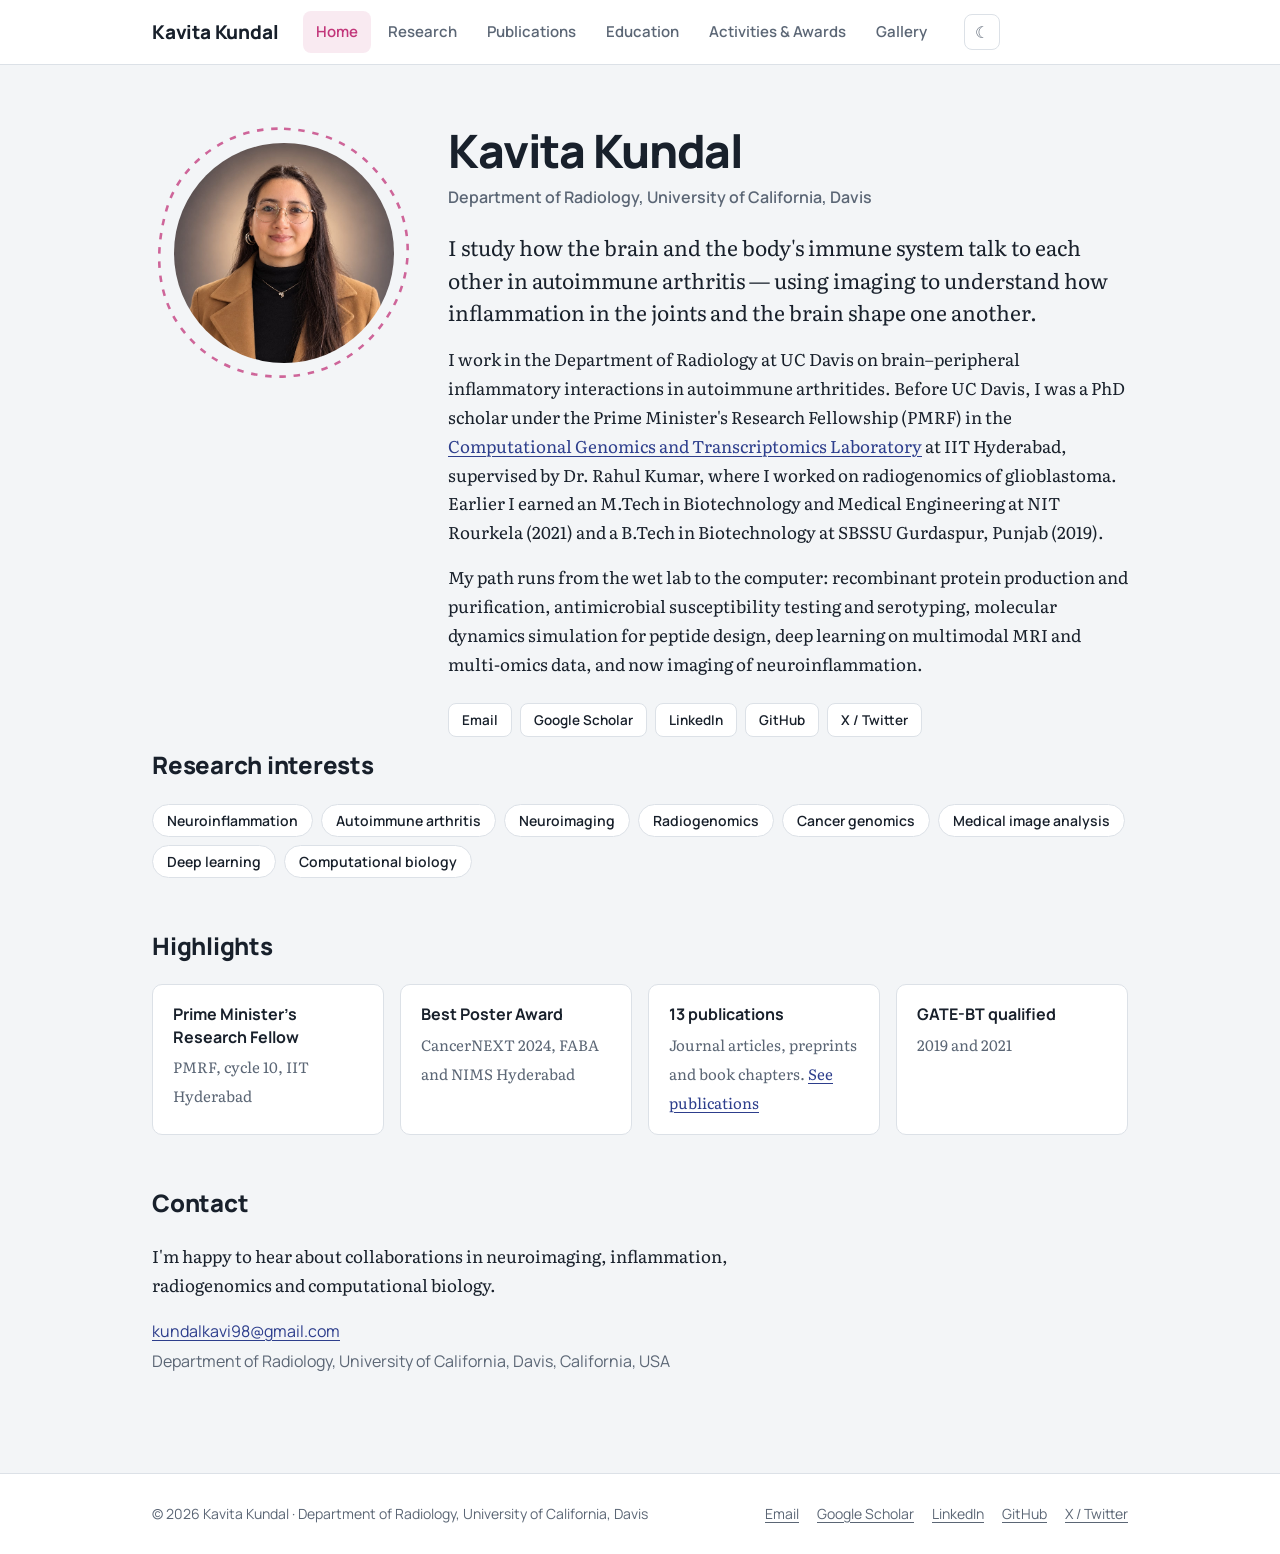
<file: index.html>
<!doctype html>
<html lang="en">
<head>
<meta charset="utf-8">
<meta name="viewport" content="width=device-width, initial-scale=1">
<title>Kavita Kundal</title>
<meta name="description" content="Kavita Kundal, Department of Radiology, UC Davis: brain–peripheral inflammatory interactions in autoimmune arthritis, radiogenomics and computational biology.">
<link rel="preconnect" href="https://fonts.googleapis.com">
<link rel="preconnect" href="https://fonts.gstatic.com" crossorigin>
<link href="https://fonts.googleapis.com/css2?family=Manrope:wght@500;600;700;800&family=Literata:ital,opsz,wght@0,7..72,400;0,7..72,500;1,7..72,400&display=swap" rel="stylesheet">
<link rel="stylesheet" href="style.css">
</head>
<body>
<main><div class="container">
<section class="hero">
  <div class="portrait">
    <img src="KK_photo.jpg" alt="Kavita Kundal" onerror="this.style.display='none';this.nextElementSibling.style.display='grid'">
    <div class="initials" aria-hidden="true">KK</div>
    <svg viewBox="0 0 204 204" aria-hidden="true"><path d="M102 6c38 2 62 18 80 44s20 58 8 86-38 54-74 60-70-6-92-34S2 98 12 66 58 4 102 6z" fill="none" stroke="var(--mask)" stroke-width="2" stroke-dasharray="5 6" opacity=".75"/></svg>
  </div>
  <div>
    <h1>Kavita Kundal</h1>
    <p class="position">Department of Radiology, University of California, Davis</p>
    <p class="lede">I study how the brain and the body's immune system talk to each other in autoimmune arthritis — using imaging to understand how inflammation in the joints and the brain shape one another.</p>
    <p>I work in the Department of Radiology at UC Davis on brain–peripheral inflammatory interactions in autoimmune arthritides. Before UC Davis, I was a PhD scholar under the Prime Minister's Research Fellowship (PMRF) in the <a href="https://sites.google.com/view/rahulklab">Computational Genomics and Transcriptomics Laboratory</a> at IIT Hyderabad, supervised by Dr. Rahul Kumar, where I worked on radiogenomics of glioblastoma. Earlier I earned an M.Tech in Biotechnology and Medical Engineering at NIT Rourkela (2021) and a B.Tech in Biotechnology at SBSSU Gurdaspur, Punjab (2019).</p>
    <p>My path runs from the wet lab to the computer: recombinant protein production and purification, antimicrobial susceptibility testing and serotyping, molecular dynamics simulation for peptide design, deep learning on multimodal MRI and multi-omics data, and now imaging of neuroinflammation.</p>
    <div class="links">
      <a href="mailto:kundalkavi98@gmail.com">Email</a>
      <a href="https://scholar.google.com/citations?user=zPvxbW8AAAAJ&hl=en">Google Scholar</a>
      <a href="https://www.linkedin.com/in/kavitakundal/">LinkedIn</a>
      <a href="https://github.com/kundalkavita">GitHub</a>
      <a href="https://twitter.com/KundalKavita">X / Twitter</a>
      <!-- To add your CV: upload cv.pdf to GitHub, then remove the two marks around the next line -->
      <!-- <a href="cv.pdf">CV (PDF)</a> -->
    </div>
  </div>
</section>

<h2>Research interests</h2>
<ul class="interests">
  <li>Neuroinflammation</li><li>Autoimmune arthritis</li><li>Neuroimaging</li><li>Radiogenomics</li>
  <li>Cancer genomics</li><li>Medical image analysis</li><li>Deep learning</li><li>Computational biology</li>
</ul>

<h2>Highlights</h2>
<div class="highlights">
  <div class="hl"><b>Prime Minister's Research Fellow</b><span>PMRF, cycle 10, IIT Hyderabad</span></div>
  <div class="hl"><b>Best Poster Award</b><span>CancerNEXT 2024, FABA and NIMS Hyderabad</span></div>
  <div class="hl"><b>13 publications</b><span>Journal articles, preprints and book chapters. <a href="publications.html">See publications</a></span></div>
  <div class="hl"><b>GATE-BT qualified</b><span>2019 and 2021</span></div>
</div>

<h2>Contact</h2>
<p>I'm happy to hear about collaborations in neuroimaging, inflammation, radiogenomics and computational biology.</p>
<p class="sans" style="font-size:16px;line-height:1.9">
  <a href="mailto:kundalkavi98@gmail.com">kundalkavi98@gmail.com</a><br>
  <span style="color:var(--muted)">Department of Radiology, University of California, Davis, California, USA</span>
</p>
</div></main>
<script src="site.js"></script>

</body>
</html>
</file>
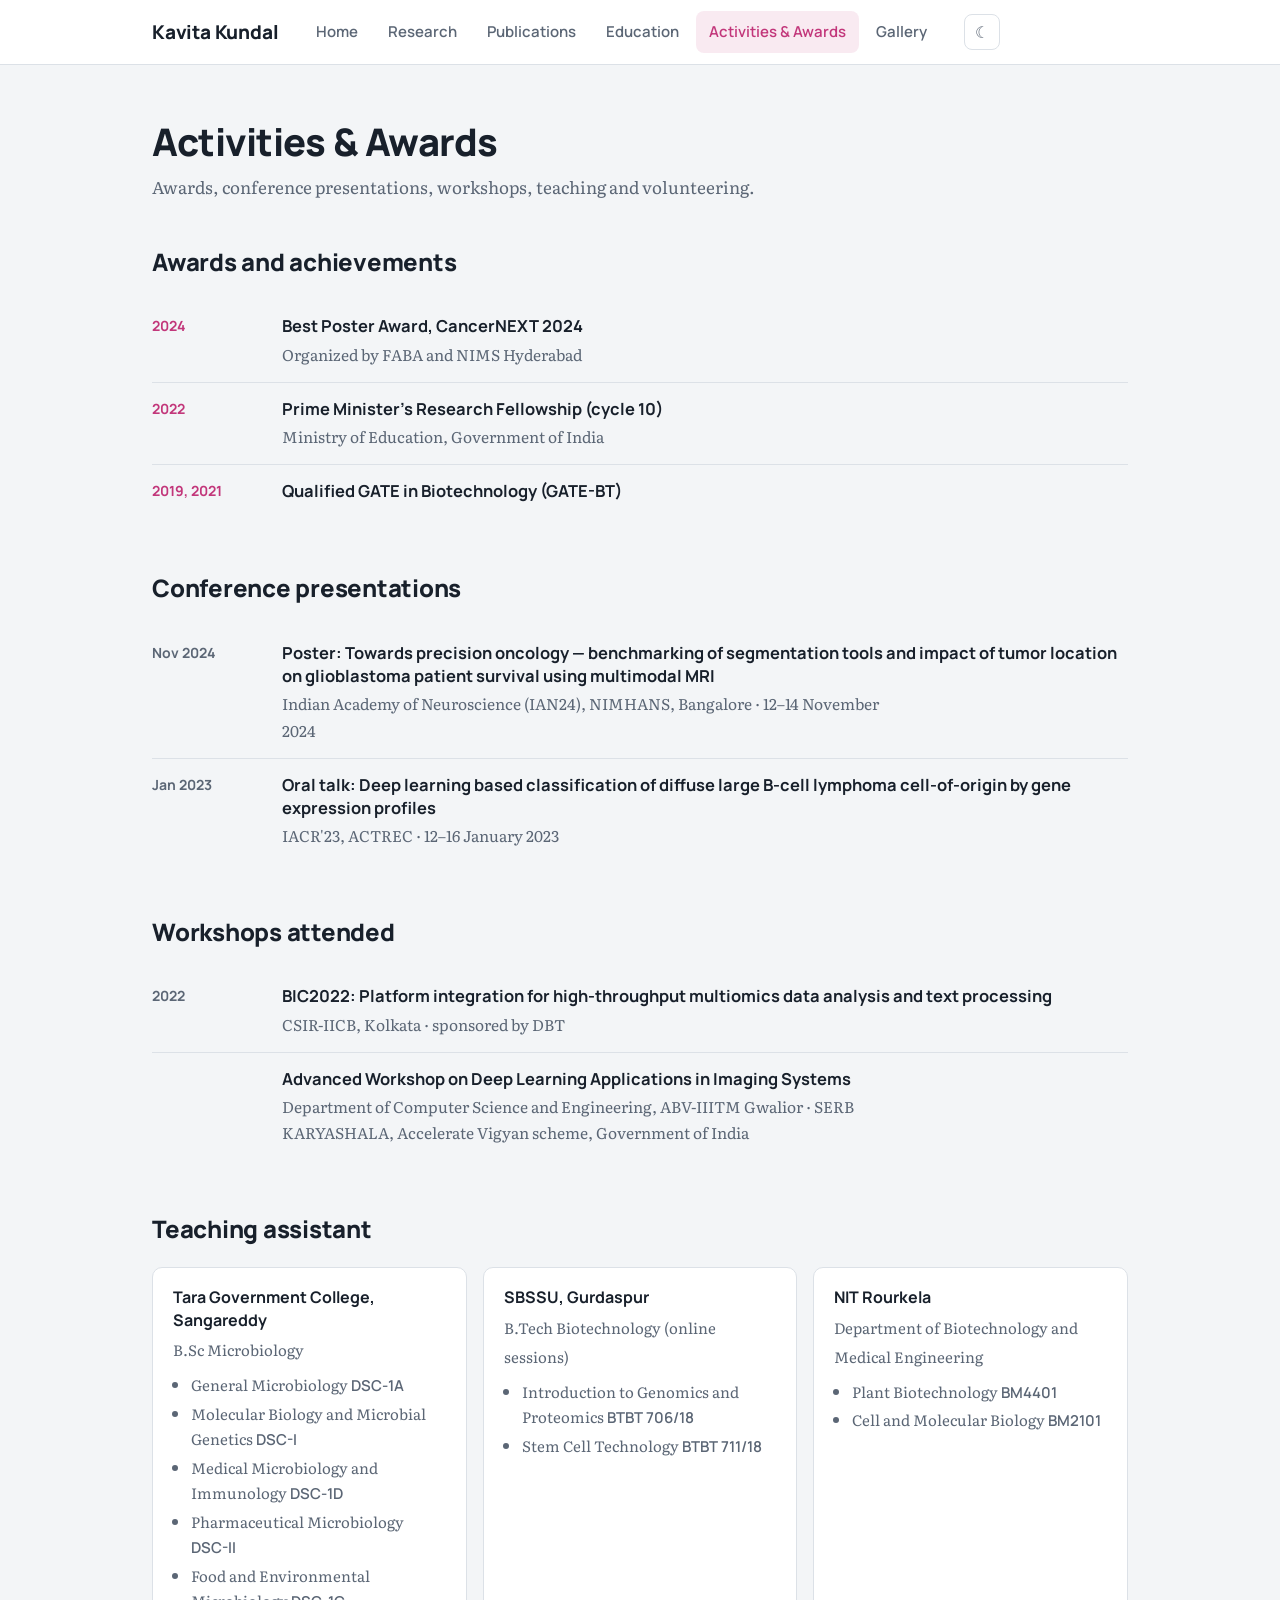
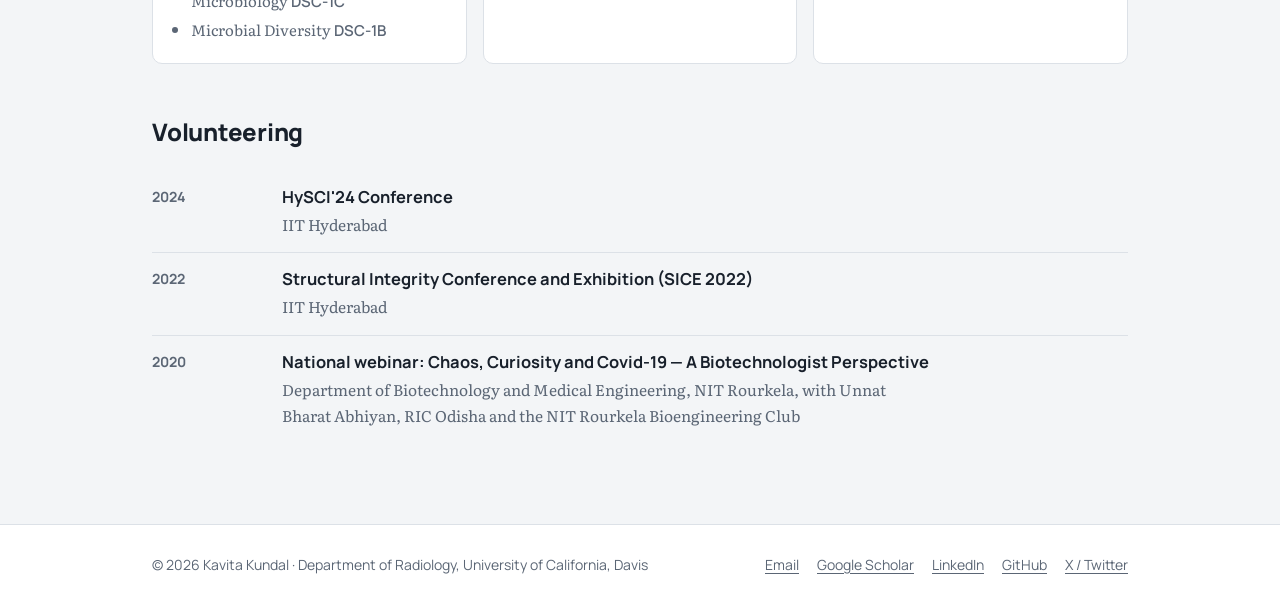
<file: activities.html>
<!doctype html>
<html lang="en">
<head>
<meta charset="utf-8">
<meta name="viewport" content="width=device-width, initial-scale=1">
<title>Activities & Awards · Kavita Kundal</title>
<meta name="description" content="Kavita Kundal, Department of Radiology, UC Davis: brain–peripheral inflammatory interactions in autoimmune arthritis, radiogenomics and computational biology.">
<link rel="preconnect" href="https://fonts.googleapis.com">
<link rel="preconnect" href="https://fonts.gstatic.com" crossorigin>
<link href="https://fonts.googleapis.com/css2?family=Manrope:wght@500;600;700;800&family=Literata:ital,opsz,wght@0,7..72,400;0,7..72,500;1,7..72,400&display=swap" rel="stylesheet">
<link rel="stylesheet" href="style.css">
</head>
<body>
<main><div class="container">
<h1 class="page-title">Activities &amp; Awards</h1>
<p class="page-intro">Awards, conference presentations, workshops, teaching and volunteering.</p>

<h2>Awards and achievements</h2>
<ul class="items award">
  <li><div class="when">2024</div><div><h3>Best Poster Award, CancerNEXT 2024</h3><p>Organized by FABA and NIMS Hyderabad</p></div></li>
  <li><div class="when">2022</div><div><h3>Prime Minister's Research Fellowship (cycle 10)</h3><p>Ministry of Education, Government of India</p></div></li>
  <li><div class="when">2019, 2021</div><div><h3>Qualified GATE in Biotechnology (GATE-BT)</h3></div></li>
</ul>

<h2>Conference presentations</h2>
<ul class="items">
  <li><div class="when">Nov 2024</div><div><h3>Poster: Towards precision oncology — benchmarking of segmentation tools and impact of tumor location on glioblastoma patient survival using multimodal MRI</h3><p>Indian Academy of Neuroscience (IAN24), NIMHANS, Bangalore · 12–14 November 2024</p></div></li>
  <li><div class="when">Jan 2023</div><div><h3>Oral talk: Deep learning based classification of diffuse large B-cell lymphoma cell-of-origin by gene expression profiles</h3><p>IACR'23, ACTREC · 12–16 January 2023</p></div></li>
</ul>

<h2>Workshops attended</h2>
<ul class="items">
  <li><div class="when">2022</div><div><h3>BIC2022: Platform integration for high-throughput multiomics data analysis and text processing</h3><p>CSIR-IICB, Kolkata · sponsored by DBT</p></div></li>
  <li><div class="when"></div><div><h3>Advanced Workshop on Deep Learning Applications in Imaging Systems</h3><p>Department of Computer Science and Engineering, ABV-IIITM Gwalior · SERB KARYASHALA, Accelerate Vigyan scheme, Government of India</p></div></li>
</ul>

<h2>Teaching assistant</h2>
<div class="ta">
  <div class="hl"><b>Tara Government College, Sangareddy</b><span>B.Sc Microbiology</span>
    <ul>
      <li>General Microbiology <span class="code">DSC-1A</span></li>
      <li>Molecular Biology and Microbial Genetics <span class="code">DSC-I</span></li>
      <li>Medical Microbiology and Immunology <span class="code">DSC-1D</span></li>
      <li>Pharmaceutical Microbiology <span class="code">DSC-II</span></li>
      <li>Food and Environmental Microbiology <span class="code">DSC-1C</span></li>
      <li>Microbial Diversity <span class="code">DSC-1B</span></li>
    </ul></div>
  <div class="hl"><b>SBSSU, Gurdaspur</b><span>B.Tech Biotechnology (online sessions)</span>
    <ul>
      <li>Introduction to Genomics and Proteomics <span class="code">BTBT 706/18</span></li>
      <li>Stem Cell Technology <span class="code">BTBT 711/18</span></li>
    </ul></div>
  <div class="hl"><b>NIT Rourkela</b><span>Department of Biotechnology and Medical Engineering</span>
    <ul>
      <li>Plant Biotechnology <span class="code">BM4401</span></li>
      <li>Cell and Molecular Biology <span class="code">BM2101</span></li>
    </ul></div>
</div>

<h2>Volunteering</h2>
<ul class="items">
  <li><div class="when">2024</div><div><h3>HySCI'24 Conference</h3><p>IIT Hyderabad</p></div></li>
  <li><div class="when">2022</div><div><h3>Structural Integrity Conference and Exhibition (SICE 2022)</h3><p>IIT Hyderabad</p></div></li>
  <li><div class="when">2020</div><div><h3>National webinar: Chaos, Curiosity and Covid-19 — A Biotechnologist Perspective</h3><p>Department of Biotechnology and Medical Engineering, NIT Rourkela, with Unnat Bharat Abhiyan, RIC Odisha and the NIT Rourkela Bioengineering Club</p></div></li>
</ul>
</div></main>
<script src="site.js"></script>

</body>
</html>
</file>
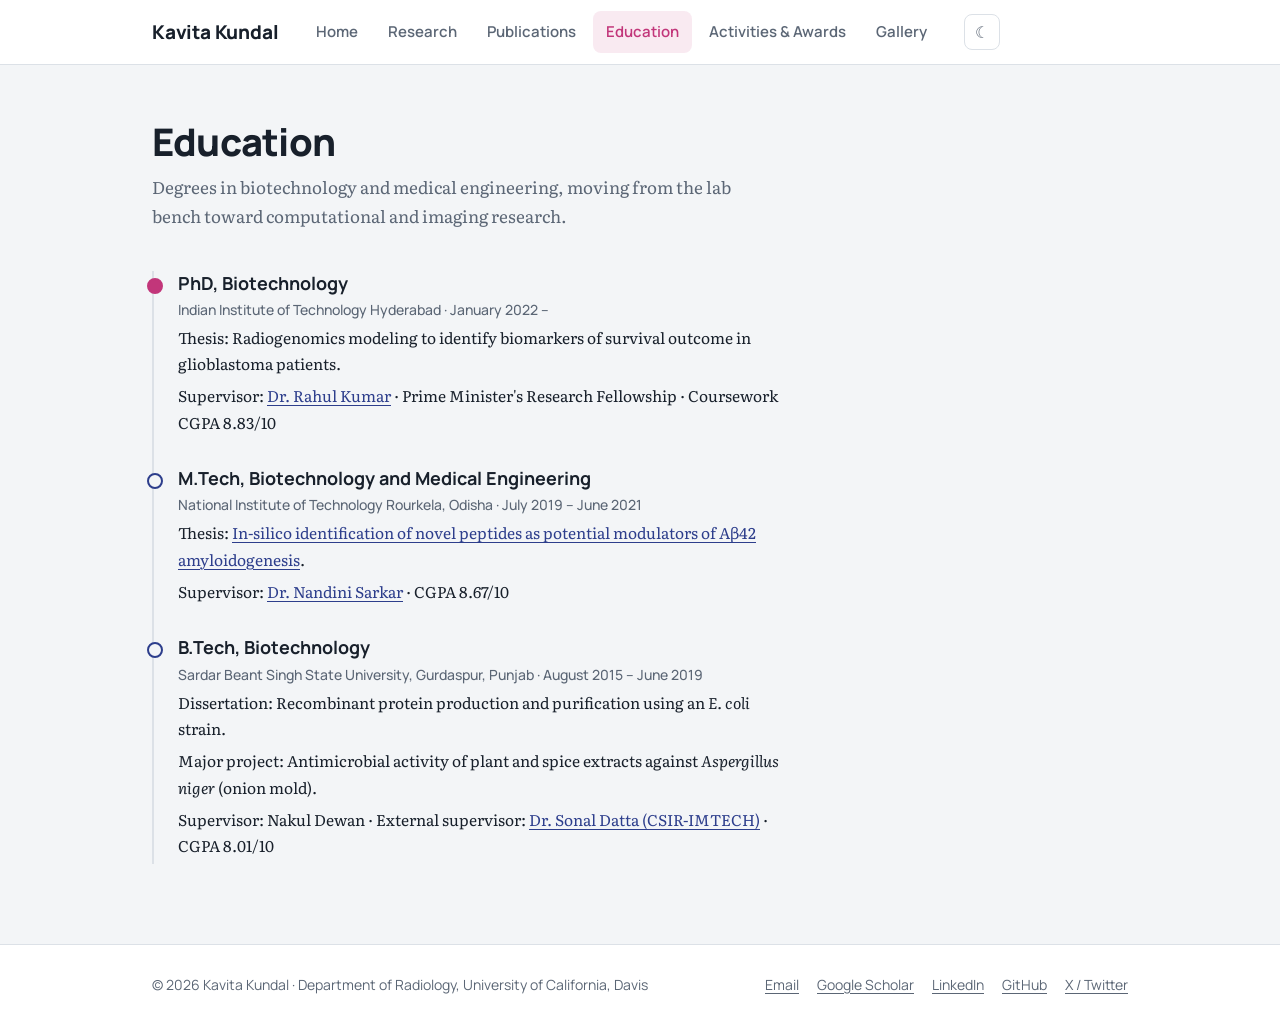
<file: education.html>
<!doctype html>
<html lang="en">
<head>
<meta charset="utf-8">
<meta name="viewport" content="width=device-width, initial-scale=1">
<title>Education · Kavita Kundal</title>
<meta name="description" content="Kavita Kundal, Department of Radiology, UC Davis: brain–peripheral inflammatory interactions in autoimmune arthritis, radiogenomics and computational biology.">
<link rel="preconnect" href="https://fonts.googleapis.com">
<link rel="preconnect" href="https://fonts.gstatic.com" crossorigin>
<link href="https://fonts.googleapis.com/css2?family=Manrope:wght@500;600;700;800&family=Literata:ital,opsz,wght@0,7..72,400;0,7..72,500;1,7..72,400&display=swap" rel="stylesheet">
<link rel="stylesheet" href="style.css">
</head>
<body>
<main><div class="container">
<h1 class="page-title">Education</h1>
<p class="page-intro">Degrees in biotechnology and medical engineering, moving from the lab bench toward computational and imaging research.</p>
<ol class="timeline">
  <li class="current">
    <h3>PhD, Biotechnology</h3>
    <div class="meta">Indian Institute of Technology Hyderabad · January 2022 –</div>
    <p>Thesis: Radiogenomics modeling to identify biomarkers of survival outcome in glioblastoma patients.</p>
    <p>Supervisor: <a href="https://iith.irins.org/profile/233619">Dr. Rahul Kumar</a> · Prime Minister's Research Fellowship · Coursework CGPA 8.83/10</p>
  </li>
  <li>
    <h3>M.Tech, Biotechnology and Medical Engineering</h3>
    <div class="meta">National Institute of Technology Rourkela, Odisha · July 2019 – June 2021</div>
    <p>Thesis: <a href="https://doi.org/10.2174/1573409919666230112170012">In-silico identification of novel peptides as potential modulators of Aβ42 amyloidogenesis</a>.</p>
    <p>Supervisor: <a href="https://website.nitrkl.ac.in/FProfile.aspx?e=sarkarn">Dr. Nandini Sarkar</a> · CGPA 8.67/10</p>
  </li>
  <li>
    <h3>B.Tech, Biotechnology</h3>
    <div class="meta">Sardar Beant Singh State University, Gurdaspur, Punjab · August 2015 – June 2019</div>
    <p>Dissertation: Recombinant protein production and purification using an <i>E. coli</i> strain.</p>
    <p>Major project: Antimicrobial activity of plant and spice extracts against <i>Aspergillus niger</i> (onion mold).</p>
    <p>Supervisor: Nakul Dewan · External supervisor: <a href="https://imtech.irins.org/profile/223679">Dr. Sonal Datta (CSIR-IMTECH)</a> · CGPA 8.01/10</p>
  </li>
</ol>
</div></main>
<script src="site.js"></script>

</body>
</html>
</file>
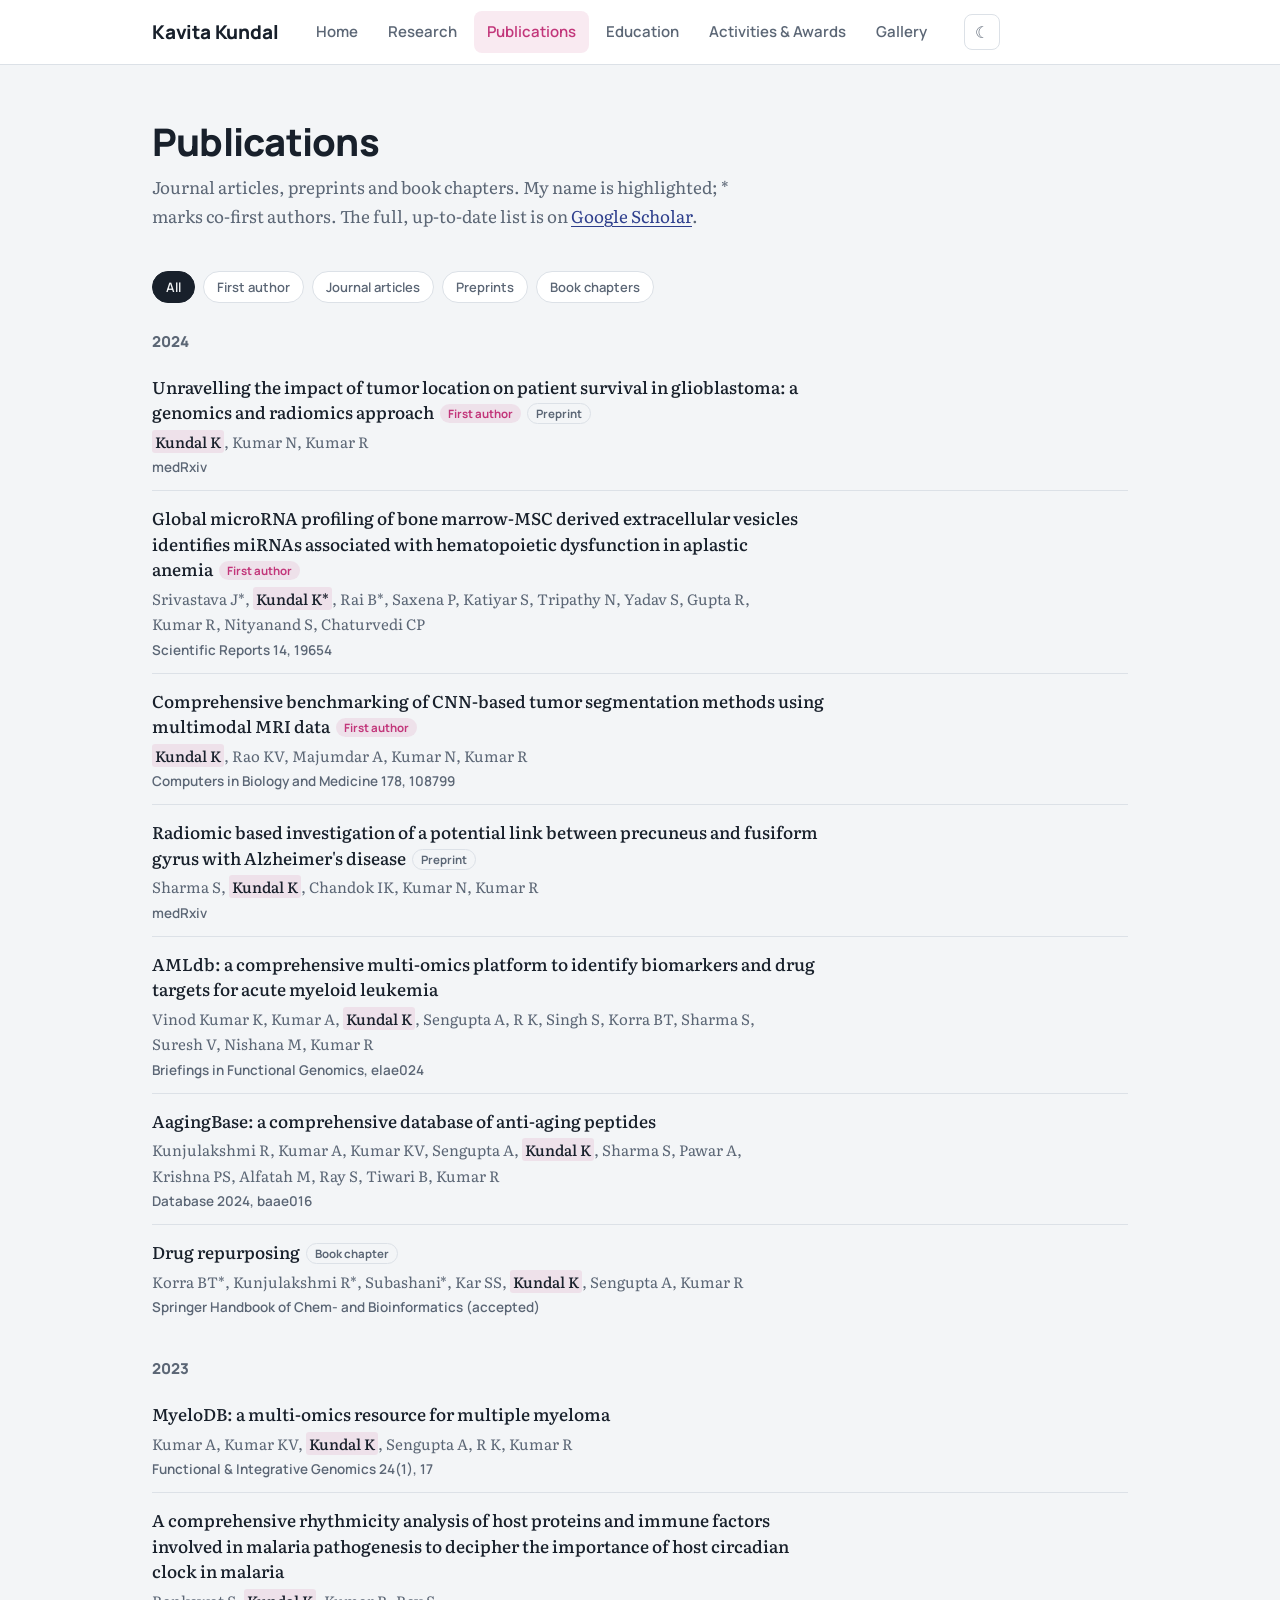
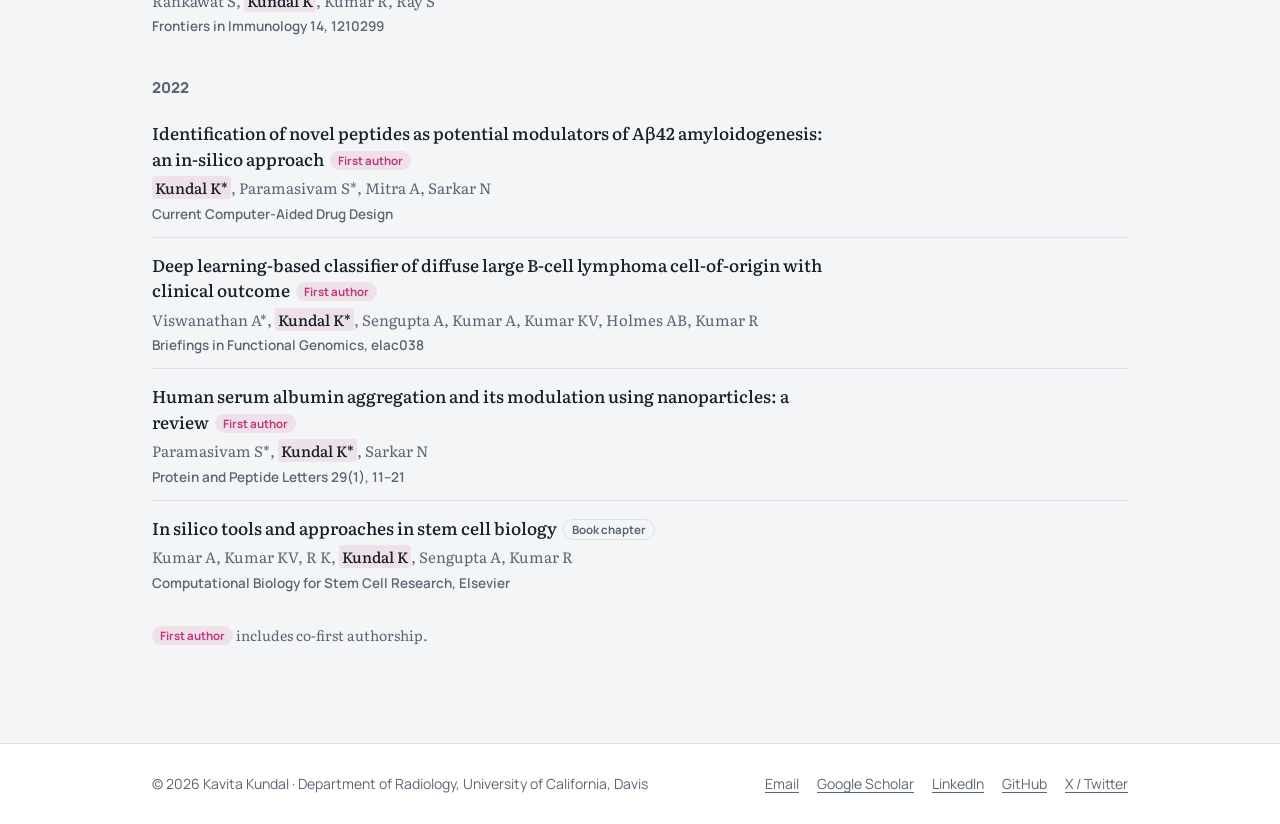
<file: publications.html>
<!doctype html>
<html lang="en">
<head>
<meta charset="utf-8">
<meta name="viewport" content="width=device-width, initial-scale=1">
<title>Publications · Kavita Kundal</title>
<meta name="description" content="Kavita Kundal, Department of Radiology, UC Davis: brain–peripheral inflammatory interactions in autoimmune arthritis, radiogenomics and computational biology.">
<link rel="preconnect" href="https://fonts.googleapis.com">
<link rel="preconnect" href="https://fonts.gstatic.com" crossorigin>
<link href="https://fonts.googleapis.com/css2?family=Manrope:wght@500;600;700;800&family=Literata:ital,opsz,wght@0,7..72,400;0,7..72,500;1,7..72,400&display=swap" rel="stylesheet">
<link rel="stylesheet" href="style.css">
</head>
<body>
<main><div class="container">
<h1 class="page-title">Publications</h1>
<p class="page-intro">Journal articles, preprints and book chapters. My name is highlighted; * marks co-first authors. The full, up-to-date list is on <a href="https://scholar.google.com/citations?user=zPvxbW8AAAAJ&hl=en">Google Scholar</a>.</p>
<div class="filters" role="group" aria-label="Filter publications">
  <button type="button" data-f="all" aria-pressed="true">All</button>
  <button type="button" data-f="first" aria-pressed="false">First author</button>
  <button type="button" data-f="journal" aria-pressed="false">Journal articles</button>
  <button type="button" data-f="pre" aria-pressed="false">Preprints</button>
  <button type="button" data-f="chapter" aria-pressed="false">Book chapters</button>
</div>
<div id="publist"></div>
<p class="note"><span class="tag first" style="margin:0">First author</span> includes co-first authorship.</p>
</div></main>
<script src="site.js"></script>
<script>
// ---- To add a new paper, copy one line in this list and change the details ----
const pubs = [
  {y:2024,type:"pre",first:true,title:"Unravelling the impact of tumor location on patient survival in glioblastoma: a genomics and radiomics approach",authors:"Kundal K, Kumar N, Kumar R",venue:"medRxiv",url:"https://doi.org/10.1101/2024.10.02.24314823"},
  {y:2024,type:"journal",first:true,title:"Global microRNA profiling of bone marrow-MSC derived extracellular vesicles identifies miRNAs associated with hematopoietic dysfunction in aplastic anemia",authors:"Srivastava J*, Kundal K*, Rai B*, Saxena P, Katiyar S, Tripathy N, Yadav S, Gupta R, Kumar R, Nityanand S, Chaturvedi CP",venue:"Scientific Reports 14, 19654",url:"https://doi.org/10.1038/s41598-024-70369-8"},
  {y:2024,type:"journal",first:true,title:"Comprehensive benchmarking of CNN-based tumor segmentation methods using multimodal MRI data",authors:"Kundal K, Rao KV, Majumdar A, Kumar N, Kumar R",venue:"Computers in Biology and Medicine 178, 108799",url:"https://doi.org/10.1016/j.compbiomed.2024.108799"},
  {y:2024,type:"pre",first:false,title:"Radiomic based investigation of a potential link between precuneus and fusiform gyrus with Alzheimer's disease",authors:"Sharma S, Kundal K, Chandok IK, Kumar N, Kumar R",venue:"medRxiv",url:"https://www.medrxiv.org/content/10.1101/2024.05.15.24307407"},
  {y:2024,type:"journal",first:false,title:"AMLdb: a comprehensive multi-omics platform to identify biomarkers and drug targets for acute myeloid leukemia",authors:"Vinod Kumar K, Kumar A, Kundal K, Sengupta A, R K, Singh S, Korra BT, Sharma S, Suresh V, Nishana M, Kumar R",venue:"Briefings in Functional Genomics, elae024",url:"https://doi.org/10.1093/bfgp/elae024"},
  {y:2024,type:"journal",first:false,title:"AagingBase: a comprehensive database of anti-aging peptides",authors:"Kunjulakshmi R, Kumar A, Kumar KV, Sengupta A, Kundal K, Sharma S, Pawar A, Krishna PS, Alfatah M, Ray S, Tiwari B, Kumar R",venue:"Database 2024, baae016",url:"https://doi.org/10.1093/database/baae016"},
  {y:2024,type:"chapter",first:false,title:"Drug repurposing",authors:"Korra BT*, Kunjulakshmi R*, Subashani*, Kar SS, Kundal K, Sengupta A, Kumar R",venue:"Springer Handbook of Chem- and Bioinformatics (accepted)",url:"https://people.iith.ac.in/rahulk/Publications.html"},
  {y:2023,type:"journal",first:false,title:"MyeloDB: a multi-omics resource for multiple myeloma",authors:"Kumar A, Kumar KV, Kundal K, Sengupta A, R K, Kumar R",venue:"Functional & Integrative Genomics 24(1), 17",url:"https://doi.org/10.1007/s10142-023-01280-0"},
  {y:2023,type:"journal",first:false,title:"A comprehensive rhythmicity analysis of host proteins and immune factors involved in malaria pathogenesis to decipher the importance of host circadian clock in malaria",authors:"Rankawat S, Kundal K, Kumar R, Ray S",venue:"Frontiers in Immunology 14, 1210299",url:"https://doi.org/10.3389/fimmu.2023.1210299"},
  {y:2022,type:"journal",first:true,title:"Identification of novel peptides as potential modulators of Aβ42 amyloidogenesis: an in-silico approach",authors:"Kundal K*, Paramasivam S*, Mitra A, Sarkar N",venue:"Current Computer-Aided Drug Design",url:"https://doi.org/10.2174/1573409919666230112170012"},
  {y:2022,type:"journal",first:true,title:"Deep learning-based classifier of diffuse large B-cell lymphoma cell-of-origin with clinical outcome",authors:"Viswanathan A*, Kundal K*, Sengupta A, Kumar A, Kumar KV, Holmes AB, Kumar R",venue:"Briefings in Functional Genomics, elac038",url:"https://doi.org/10.1093/bfgp/elac038"},
  {y:2022,type:"journal",first:true,title:"Human serum albumin aggregation and its modulation using nanoparticles: a review",authors:"Paramasivam S*, Kundal K*, Sarkar N",venue:"Protein and Peptide Letters 29(1), 11–21",url:"https://doi.org/10.2174/0929866528666211125104600"},
  {y:2022,type:"chapter",first:false,title:"In silico tools and approaches in stem cell biology",authors:"Kumar A, Kumar KV, R K, Kundal K, Sengupta A, Kumar R",venue:"Computational Biology for Stem Cell Research, Elsevier",url:""}
];
const esc=s=>s.replace(/[&<>"]/g,c=>({"&":"&amp;","<":"&lt;",">":"&gt;",'"':"&quot;"}[c]));
function render(f){
  const list=pubs.filter(p=>f==="all"||(f==="first"?p.first:p.type===f));
  const years=[...new Set(list.map(p=>p.y))].sort((a,b)=>b-a);
  document.getElementById("publist").innerHTML = list.length ? years.map(y=>`
    <div class="year">${y}</div><ul class="pubs">${list.filter(p=>p.y===y).map(p=>`
      <li><p class="pub-title">${p.url?`<a href="${p.url}">${esc(p.title)}</a>`:esc(p.title)}${p.first?'<span class="tag first">First author</span>':''}${p.type==="pre"?'<span class="tag pre">Preprint</span>':''}${p.type==="chapter"?'<span class="tag pre">Book chapter</span>':''}</p>
      <p class="authors">${esc(p.authors).replace(/Kundal K\*?/,m=>`<b>${m}</b>`)}</p>
      <div class="venue">${esc(p.venue)}</div></li>`).join("")}</ul>`).join("")
    : '<p class="meta">No publications in this category yet.</p>';
}
document.querySelectorAll(".filters button").forEach(b=>b.addEventListener("click",()=>{
  document.querySelectorAll(".filters button").forEach(x=>x.setAttribute("aria-pressed",x===b));
  render(b.dataset.f);
}));
render("all");
</script>
</body>
</html>
</file>
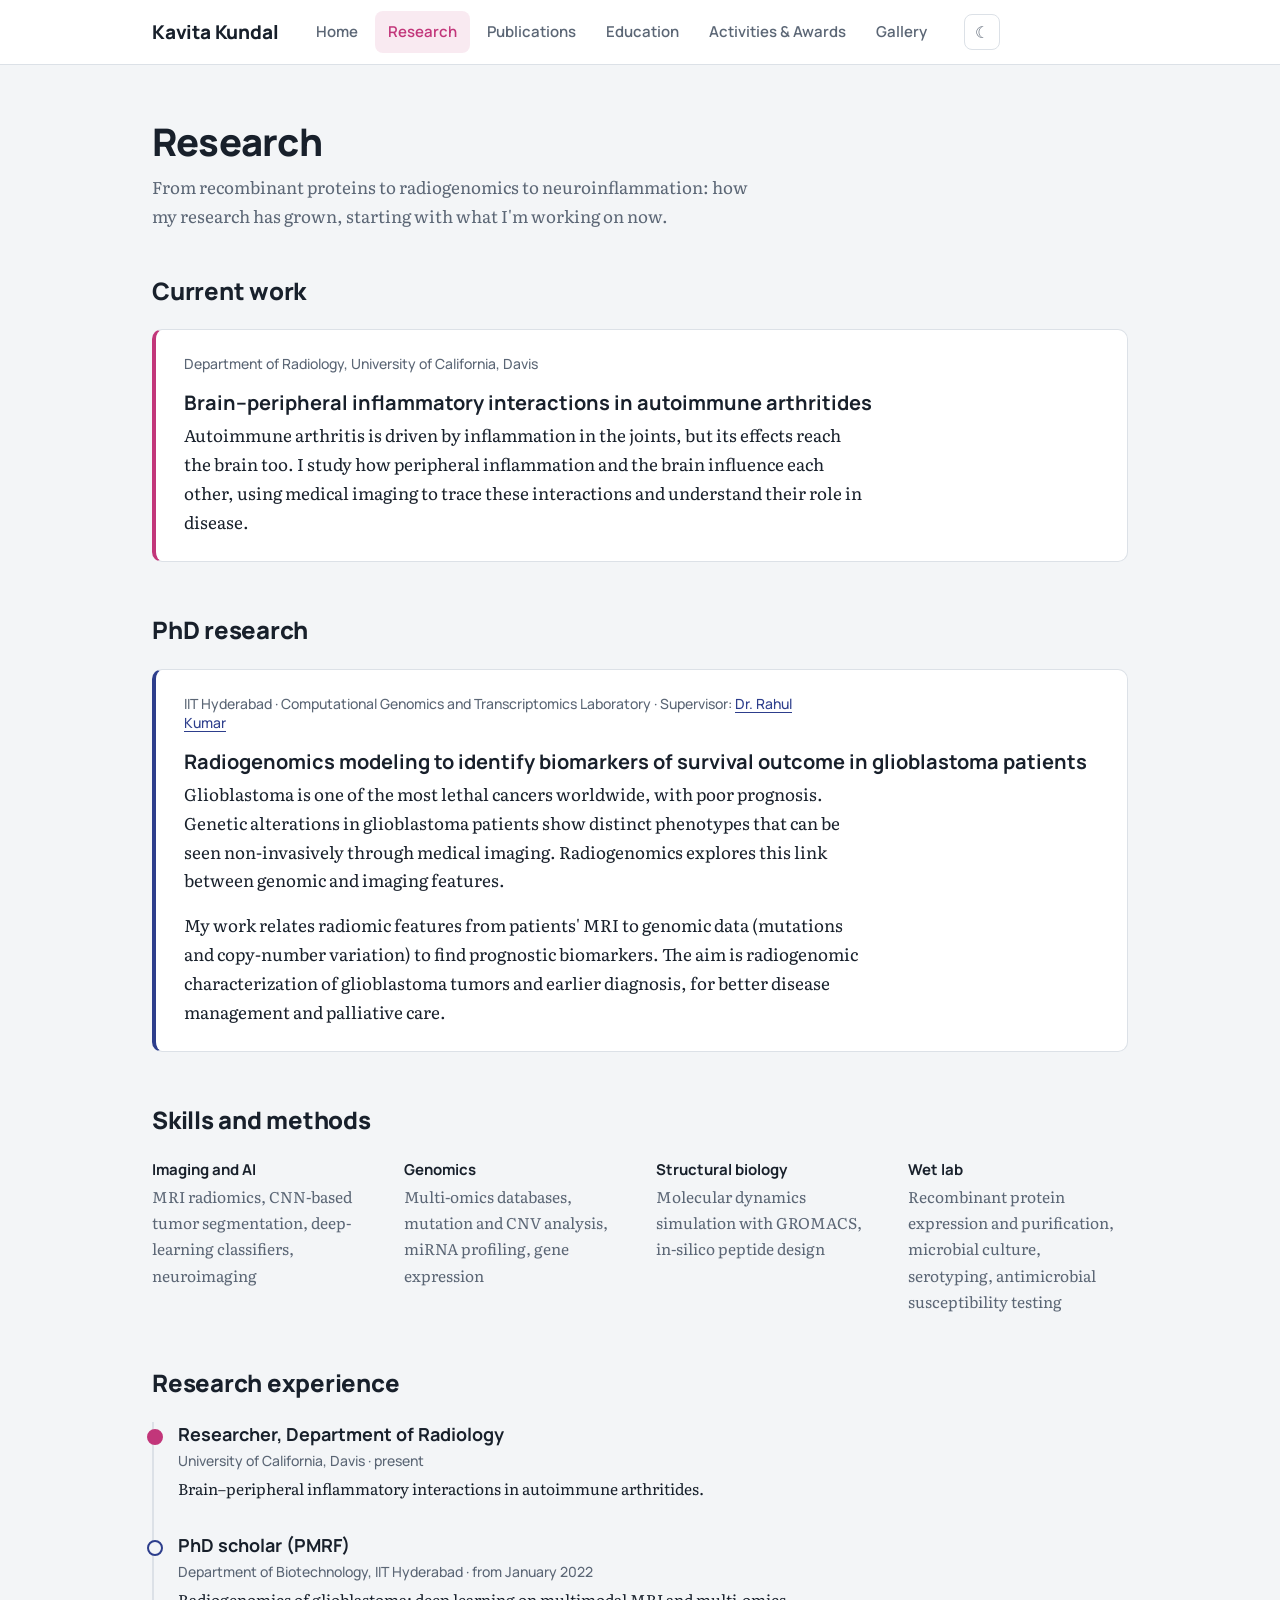
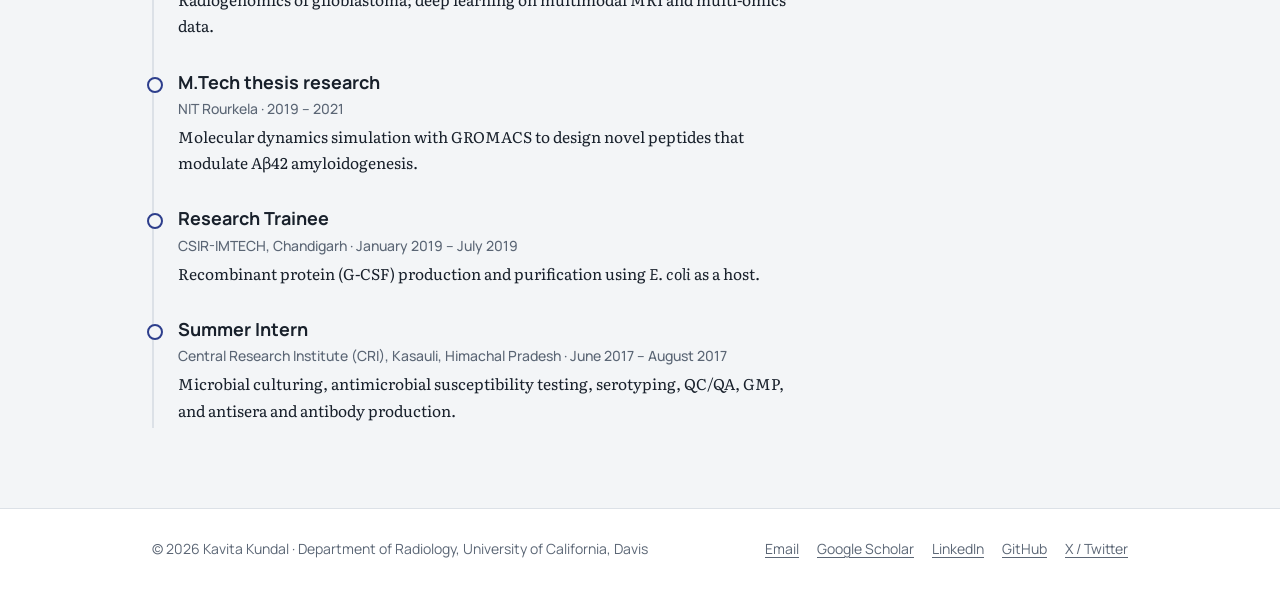
<file: research.html>
<!doctype html>
<html lang="en">
<head>
<meta charset="utf-8">
<meta name="viewport" content="width=device-width, initial-scale=1">
<title>Research · Kavita Kundal</title>
<meta name="description" content="Kavita Kundal, Department of Radiology, UC Davis: brain–peripheral inflammatory interactions in autoimmune arthritis, radiogenomics and computational biology.">
<link rel="preconnect" href="https://fonts.googleapis.com">
<link rel="preconnect" href="https://fonts.gstatic.com" crossorigin>
<link href="https://fonts.googleapis.com/css2?family=Manrope:wght@500;600;700;800&family=Literata:ital,opsz,wght@0,7..72,400;0,7..72,500;1,7..72,400&display=swap" rel="stylesheet">
<link rel="stylesheet" href="style.css">
</head>
<body>
<main><div class="container">
<h1 class="page-title">Research</h1>
<p class="page-intro">From recombinant proteins to radiogenomics to neuroinflammation: how my research has grown, starting with what I'm working on now.</p>

<h2>Current work</h2>
<div class="card now">
  <p class="meta">Department of Radiology, University of California, Davis</p>
  <h3>Brain–peripheral inflammatory interactions in autoimmune arthritides</h3>
  <p>Autoimmune arthritis is driven by inflammation in the joints, but its effects reach the brain too. I study how peripheral inflammation and the brain influence each other, using medical imaging to trace these interactions and understand their role in disease.</p>
</div>

<h2>PhD research</h2>
<div class="card">
  <p class="meta">IIT Hyderabad · Computational Genomics and Transcriptomics Laboratory · Supervisor: <a href="https://iith.irins.org/profile/233619">Dr. Rahul Kumar</a></p>
  <h3>Radiogenomics modeling to identify biomarkers of survival outcome in glioblastoma patients</h3>
  <p>Glioblastoma is one of the most lethal cancers worldwide, with poor prognosis. Genetic alterations in glioblastoma patients show distinct phenotypes that can be seen non-invasively through medical imaging. Radiogenomics explores this link between genomic and imaging features.</p>
  <p>My work relates radiomic features from patients' MRI to genomic data (mutations and copy-number variation) to find prognostic biomarkers. The aim is radiogenomic characterization of glioblastoma tumors and earlier diagnosis, for better disease management and palliative care.</p>
</div>

<h2>Skills and methods</h2>
<div class="skills">
  <div><h3>Imaging and AI</h3><p>MRI radiomics, CNN-based tumor segmentation, deep-learning classifiers, neuroimaging</p></div>
  <div><h3>Genomics</h3><p>Multi-omics databases, mutation and CNV analysis, miRNA profiling, gene expression</p></div>
  <div><h3>Structural biology</h3><p>Molecular dynamics simulation with GROMACS, in-silico peptide design</p></div>
  <div><h3>Wet lab</h3><p>Recombinant protein expression and purification, microbial culture, serotyping, antimicrobial susceptibility testing</p></div>
</div>

<h2>Research experience</h2>
<ol class="timeline">
  <li class="current">
    <h3>Researcher, Department of Radiology</h3>
    <div class="meta">University of California, Davis · present</div>
    <p>Brain–peripheral inflammatory interactions in autoimmune arthritides.</p>
  </li>
  <li>
    <h3>PhD scholar (PMRF)</h3>
    <div class="meta">Department of Biotechnology, IIT Hyderabad · from January 2022</div>
    <p>Radiogenomics of glioblastoma; deep learning on multimodal MRI and multi-omics data.</p>
  </li>
  <li>
    <h3>M.Tech thesis research</h3>
    <div class="meta">NIT Rourkela · 2019 – 2021</div>
    <p>Molecular dynamics simulation with GROMACS to design novel peptides that modulate Aβ42 amyloidogenesis.</p>
  </li>
  <li>
    <h3>Research Trainee</h3>
    <div class="meta">CSIR-IMTECH, Chandigarh · January 2019 – July 2019</div>
    <p>Recombinant protein (G-CSF) production and purification using <i>E. coli</i> as a host.</p>
  </li>
  <li>
    <h3>Summer Intern</h3>
    <div class="meta">Central Research Institute (CRI), Kasauli, Himachal Pradesh · June 2017 – August 2017</div>
    <p>Microbial culturing, antimicrobial susceptibility testing, serotyping, QC/QA, GMP, and antisera and antibody production.</p>
  </li>
</ol>
</div></main>
<script src="site.js"></script>

</body>
</html>
</file>
<file: style.css>
/* ===== Kavita Kundal — shared styles for every page ===== */
:root{
  --bg:#F3F5F7; --surface:#FFFFFF; --ink:#18202B; --muted:#5B6675;
  --line:#DCE1E7; --accent:#2D3E8C; --mask:#C2367A; --mask-soft:rgba(194,54,122,.10);
}
@media (prefers-color-scheme: dark){
  :root:not([data-theme="light"]){
    --bg:#11161D; --surface:#171E27; --ink:#E6EAF0; --muted:#98A3B3;
    --line:#2A3441; --accent:#93A5F2; --mask:#F07AB4; --mask-soft:rgba(240,122,180,.12);
  }
}
:root[data-theme="dark"]{
  --bg:#11161D; --surface:#171E27; --ink:#E6EAF0; --muted:#98A3B3;
  --line:#2A3441; --accent:#93A5F2; --mask:#F07AB4; --mask-soft:rgba(240,122,180,.12);
}
*{box-sizing:border-box}
body{margin:0;overflow-x:hidden;background:var(--bg);color:var(--ink);
  font:400 17px/1.7 "Literata",Georgia,serif;-webkit-font-smoothing:antialiased;
  min-height:100vh;display:flex;flex-direction:column}
h1,h2,h3,.sans,header,footer{font-family:"Manrope",system-ui,sans-serif}
a{color:var(--accent);text-decoration-thickness:1px;text-underline-offset:3px}
a:focus-visible,button:focus-visible{outline:2px solid var(--mask);outline-offset:3px;border-radius:4px}
.container{max-width:1040px;margin:0 auto;padding:0 32px;width:100%}

/* ---- Top navigation ---- */
header{position:sticky;top:0;z-index:10;background:var(--surface);border-bottom:1px solid var(--line)}
.bar{display:flex;align-items:center;gap:24px;height:64px}
.brand{font-weight:800;font-size:19px;letter-spacing:-.01em;color:var(--ink);text-decoration:none;white-space:nowrap}
.tabs{display:flex;gap:4px;margin-left:auto;list-style:none;padding:0;margin-block:0}
.tabs a{display:block;padding:8px 13px;border-radius:8px;font-weight:600;font-size:15px;color:var(--muted);text-decoration:none;white-space:nowrap}
.tabs a:hover{color:var(--ink);background:var(--bg)}
.tabs a[aria-current="page"]{color:var(--mask);background:var(--mask-soft)}
.theme{background:none;border:1px solid var(--line);color:var(--muted);border-radius:8px;width:36px;height:36px;cursor:pointer;font-size:16px;flex:none}
.theme:hover{color:var(--ink)}

/* ---- Page body ---- */
main{flex:1;padding:56px 0 80px}
.page-title{font-size:38px;line-height:1.1;font-weight:800;letter-spacing:-.02em;margin:0 0 10px}
.page-intro{color:var(--muted);margin:0 0 40px;max-width:62ch}
h2{font-size:24px;font-weight:800;letter-spacing:-.01em;margin:48px 0 18px}
h2:first-of-type{margin-top:8px}
h3{font-size:18px;font-weight:700;margin:0 0 4px;line-height:1.4}
p{margin:0 0 16px;max-width:68ch}
.meta{font:500 14px "Manrope",sans-serif;color:var(--muted)}

/* ---- Home hero ---- */
.hero{display:grid;grid-template-columns:240px 1fr;gap:56px;align-items:start}
.portrait{position:relative;width:220px;height:220px;margin:22px}
.portrait img,.portrait .initials{width:220px;height:220px;border-radius:50%;object-fit:cover;display:block}
.portrait .initials{display:none;place-items:center;background:var(--surface);border:1px solid var(--line);font:800 56px "Manrope",sans-serif;color:var(--accent)}
.portrait svg{position:absolute;inset:-22px;width:264px;height:264px;pointer-events:none}
.hero h1{font-size:46px;line-height:1.05;font-weight:800;letter-spacing:-.025em;margin:6px 0 10px}
.position{font:600 16px/1.5 "Manrope",sans-serif;color:var(--muted);margin:0 0 22px}
.lede{font-size:21px;line-height:1.55}
.links{display:flex;flex-wrap:wrap;gap:8px;margin:24px 0 0}
.links a{font:600 13.5px "Manrope",sans-serif;text-decoration:none;color:var(--ink);border:1px solid var(--line);background:var(--surface);padding:7px 13px;border-radius:8px}
.links a:hover{border-color:var(--accent);color:var(--accent)}
.interests{display:flex;flex-wrap:wrap;gap:8px;margin:0;padding:0;list-style:none}
.interests li{font:600 14px "Manrope",sans-serif;padding:6px 14px;border-radius:999px;border:1px solid var(--line);background:var(--surface)}
.highlights{display:grid;grid-template-columns:repeat(auto-fit,minmax(220px,1fr));gap:16px;margin-top:8px}
.hl{background:var(--surface);border:1px solid var(--line);border-radius:10px;padding:18px 20px}
.hl b{display:block;font:700 16px/1.4 "Manrope",sans-serif;margin-bottom:4px}
.hl span{font-size:15px;color:var(--muted)}

/* ---- Cards used on Research ---- */
.card{background:var(--surface);border:1px solid var(--line);border-left:4px solid var(--accent);border-radius:10px;padding:24px 28px;margin:0 0 20px}
.card.now{border-left-color:var(--mask)}
.card h3{font-size:20px;margin-top:4px}
.card p:last-child{margin-bottom:0}
.skills{display:grid;grid-template-columns:repeat(auto-fit,minmax(220px,1fr));gap:20px 32px}
.skills h3{font-size:15px}
.skills p{font-size:15.5px;color:var(--muted);margin:0}

/* ---- Timeline (Education, Experience) ---- */
.timeline{list-style:none;margin:0;padding:0 0 0 24px;border-left:2px solid var(--line)}
.timeline li{position:relative;padding:0 0 30px}
.timeline li:last-child{padding-bottom:4px}
.timeline li::before{content:"";position:absolute;left:-31px;top:7px;width:12px;height:12px;border-radius:50%;background:var(--bg);border:2px solid var(--accent)}
.timeline li.current::before{background:var(--mask);border-color:var(--mask)}
.timeline p{font-size:15.5px;margin:6px 0 0}

/* ---- Simple lists (Activities) ---- */
.items{list-style:none;margin:0;padding:0}
.items li{display:grid;grid-template-columns:110px 1fr;gap:20px;padding:14px 0;border-top:1px solid var(--line)}
.items li:first-child{border-top:0}
.items .when{font:700 14px "Manrope",sans-serif;color:var(--muted);padding-top:2px}
.items h3{font-size:16.5px}
.items p{font-size:15.5px;color:var(--muted);margin:2px 0 0}
.award .when{color:var(--mask)}
.ta{display:grid;grid-template-columns:repeat(auto-fit,minmax(280px,1fr));gap:16px}
.ta .hl ul{margin:8px 0 0;padding-left:18px;font-size:15px;color:var(--muted)}
.ta .hl li{margin:3px 0}
.code{font:600 12.5px "Manrope",sans-serif;color:var(--muted);white-space:nowrap}

/* ---- Publications ---- */
.filters{display:flex;gap:8px;margin:0 0 22px;flex-wrap:wrap}
.filters button{font:600 13px "Manrope",sans-serif;border:1px solid var(--line);background:var(--surface);color:var(--muted);padding:6px 13px;border-radius:999px;cursor:pointer}
.filters button[aria-pressed="true"]{background:var(--ink);color:var(--bg);border-color:var(--ink)}
.year{font:800 15px "Manrope",sans-serif;color:var(--muted);margin:28px 0 8px}
.pubs{list-style:none;margin:0;padding:0}
.pubs li{padding:14px 0;border-top:1px solid var(--line)}
.pubs li:first-child{border-top:0}
.pub-title{font-weight:500;font-size:17px;line-height:1.5;margin:0 0 4px}
.pub-title a{color:var(--ink);text-decoration:none}
.pub-title a:hover{color:var(--accent);text-decoration:underline}
.authors{font-size:15px;color:var(--muted);margin:0}
.authors b{color:var(--ink);font-weight:500;background:var(--mask-soft);padding:0 3px;border-radius:3px}
.venue{font:600 13.5px "Manrope",sans-serif;color:var(--muted);margin-top:4px}
.tag{font:700 11.5px "Manrope",sans-serif;padding:2px 8px;border-radius:999px;margin-left:6px;vertical-align:1px;white-space:nowrap}
.tag.pre{border:1px solid var(--line);color:var(--muted)}
.tag.first{background:var(--mask-soft);color:var(--mask)}
.note{font-size:14px;color:var(--muted);margin-top:18px}

/* ---- Gallery ---- */
.gallery{display:grid;grid-template-columns:repeat(auto-fill,minmax(230px,1fr));gap:14px}
.gallery button{padding:0;border:0;background:var(--line);border-radius:10px;overflow:hidden;cursor:zoom-in;aspect-ratio:4/3}
.gallery img{width:100%;height:100%;object-fit:cover;display:block}
.lightbox{position:fixed;inset:0;background:rgba(10,14,20,.9);display:none;align-items:center;justify-content:center;z-index:50;padding:24px}
.lightbox.open{display:flex}
.lightbox img{max-width:100%;max-height:90vh;border-radius:8px}
.lightbox button{position:absolute;top:16px;right:16px;background:#fff;border:0;border-radius:8px;padding:8px 14px;font:700 14px "Manrope",sans-serif;cursor:pointer}

/* ---- Footer ---- */
footer{border-top:1px solid var(--line);background:var(--surface);padding:28px 0;font-size:14px;color:var(--muted)}
.foot{display:flex;flex-wrap:wrap;justify-content:space-between;gap:12px 32px}
footer a{color:var(--muted)}
footer a:hover{color:var(--accent)}
.foot-links{display:flex;flex-wrap:wrap;gap:6px 18px}

/* ---- Phones and small tablets ---- */
@media (max-width:860px){
  .container{padding:0 16px}
  .bar{flex-wrap:wrap;height:auto;padding-top:12px;gap:8px}
  .brand{flex:1}
  .bar nav{order:3;width:100%;min-width:0}
  .tabs{position:relative}
  .tabs{width:100%;margin:0;padding:0 0 8px;overflow-x:auto;scrollbar-width:none}
  .tabs::-webkit-scrollbar{display:none}
  .tabs a{padding:7px 11px;font-size:14.5px}
  main{padding:32px 0 56px}
  .page-title{font-size:32px}
  .hero{grid-template-columns:1fr;gap:12px}
  .portrait,.portrait img,.portrait .initials{width:160px;height:160px}
  .portrait{margin:18px}
  .portrait svg{inset:-18px;width:196px;height:196px}
  .hero h1{font-size:36px}
  .lede{font-size:19px}
  .card{padding:20px}
  .items li{grid-template-columns:1fr;gap:2px}
}
</file>
